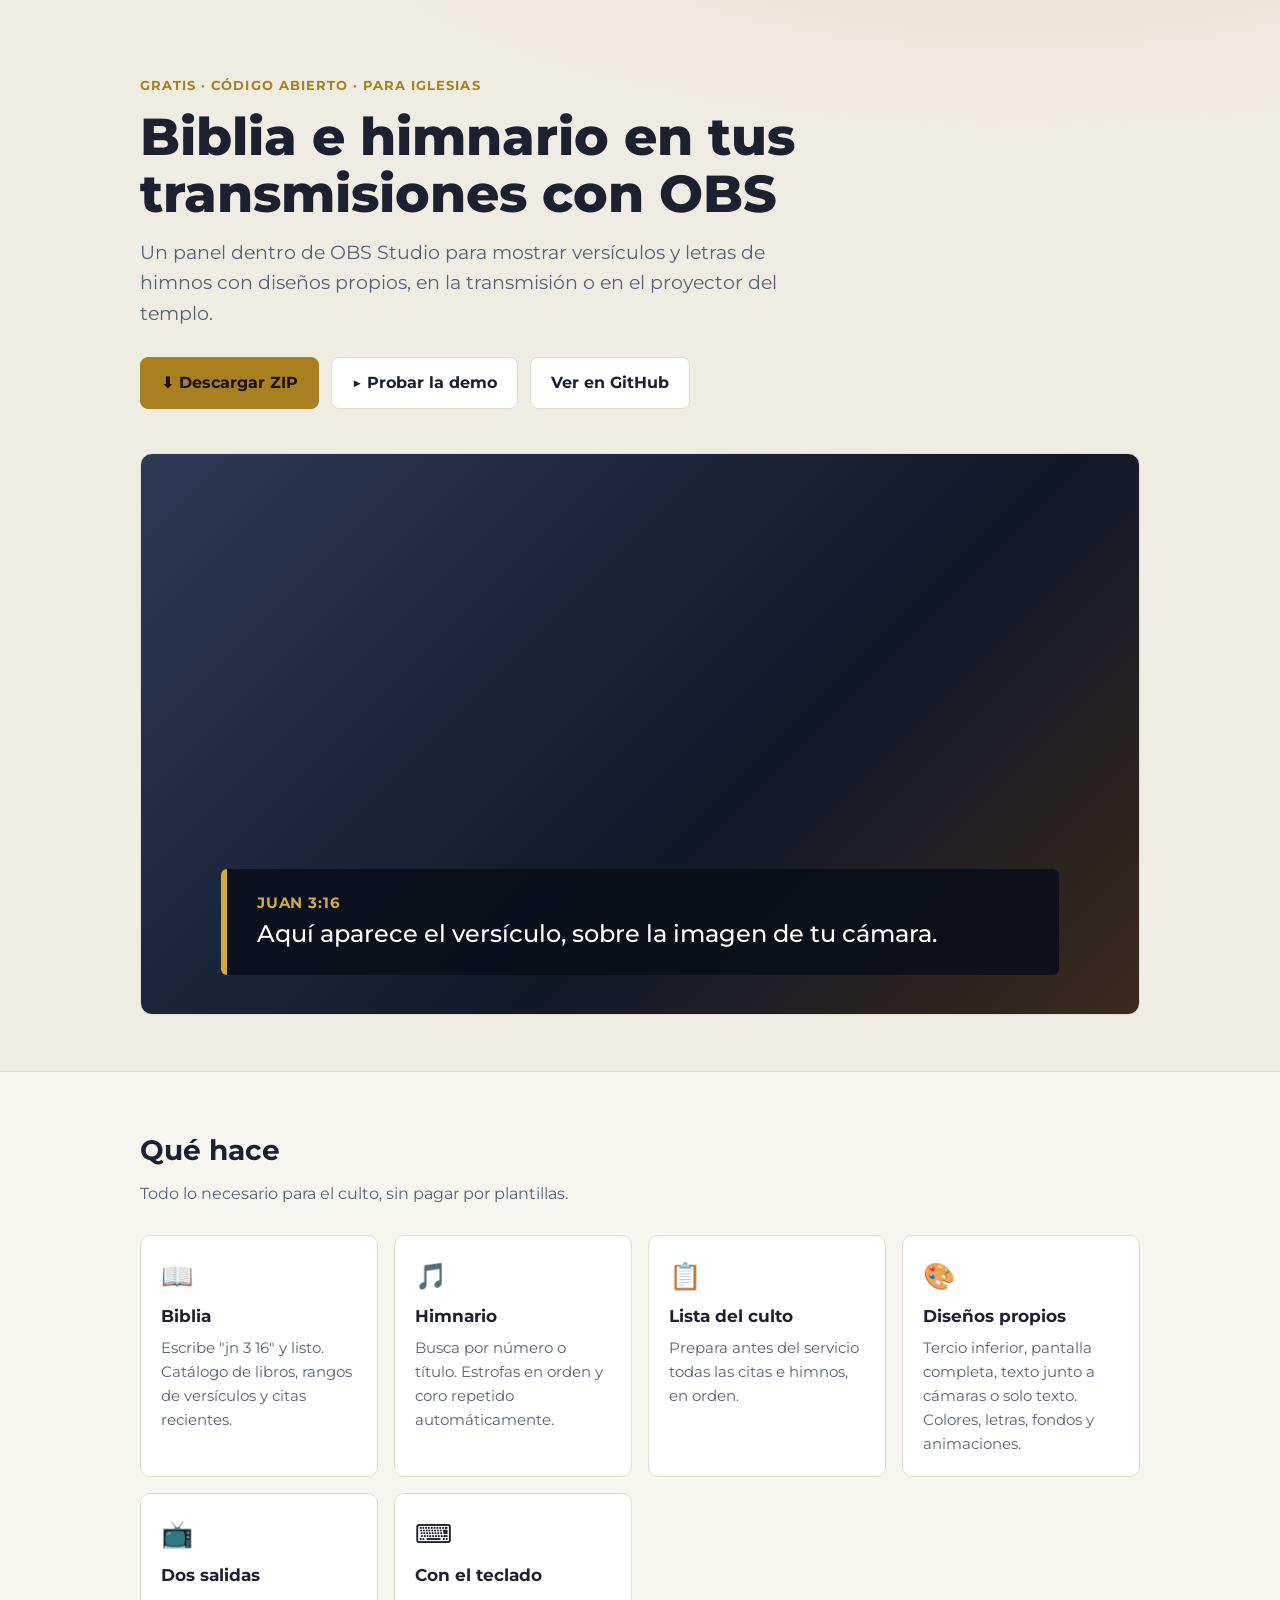
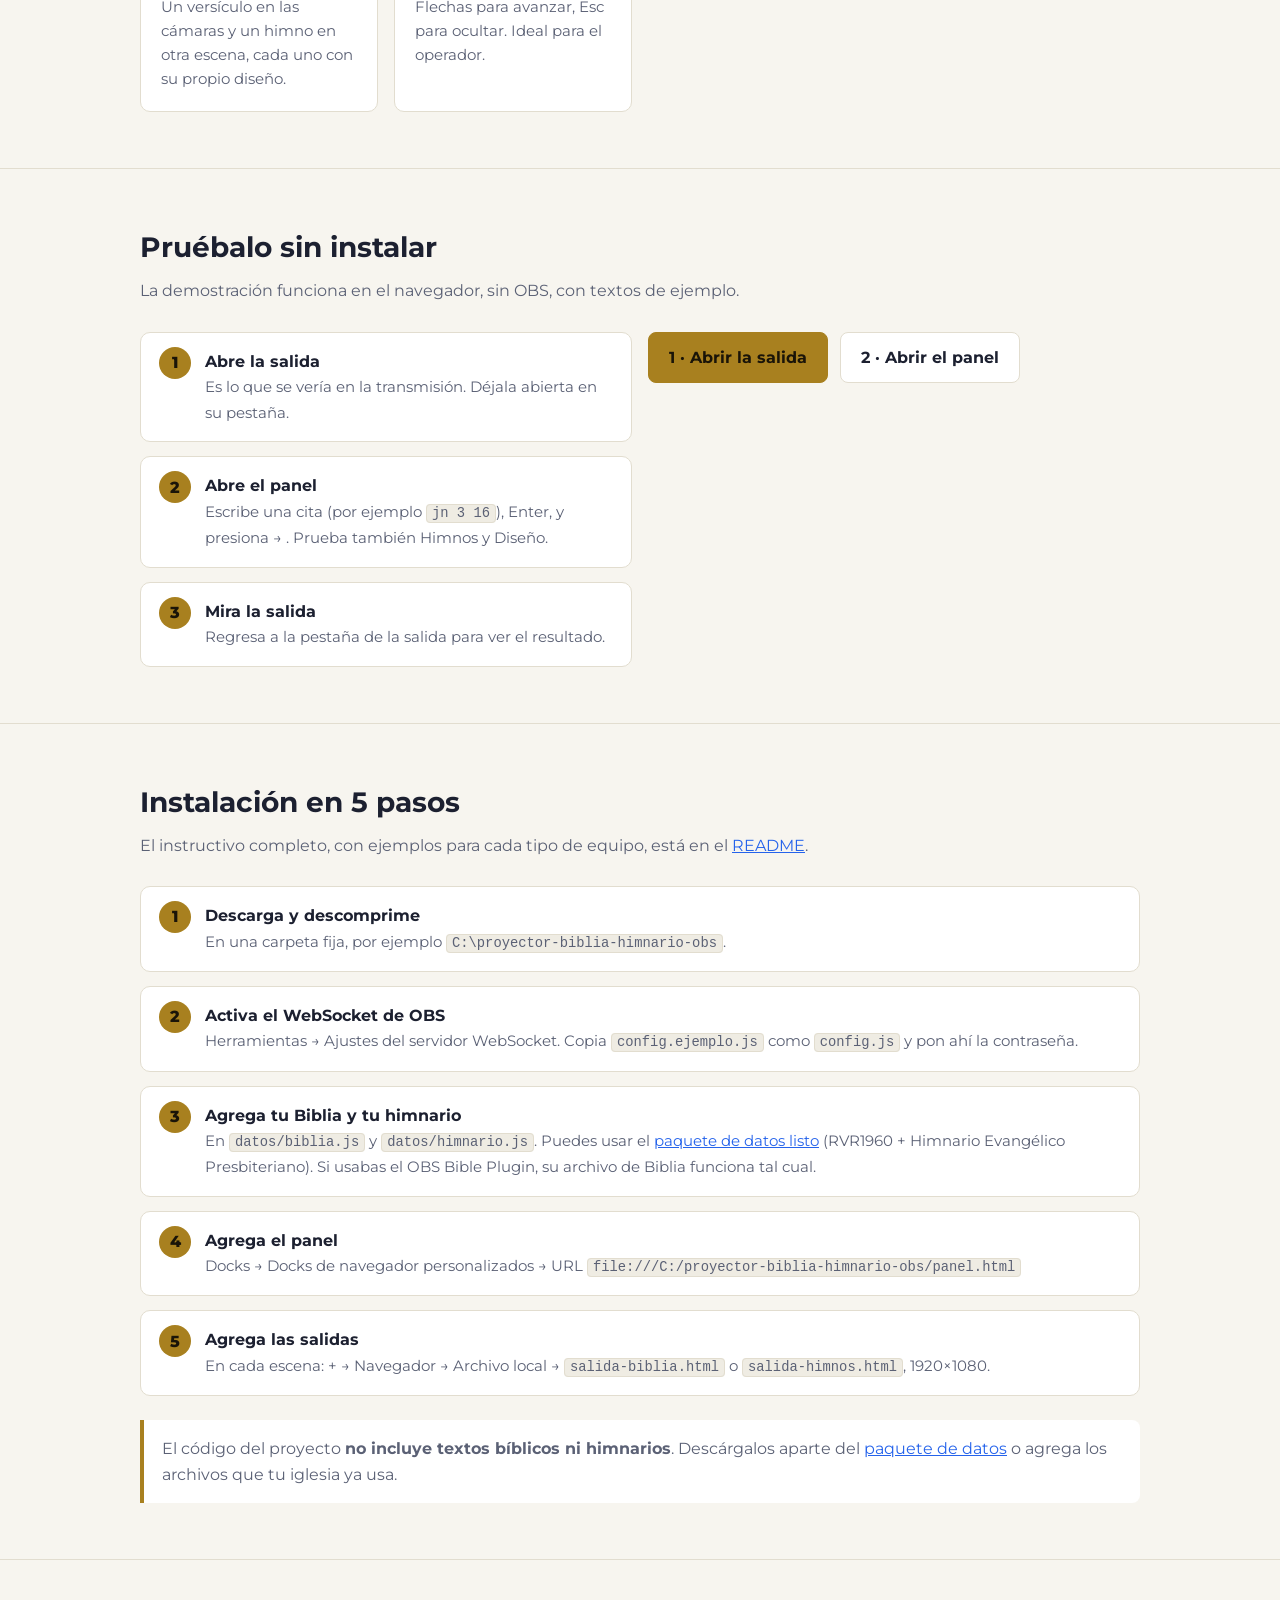
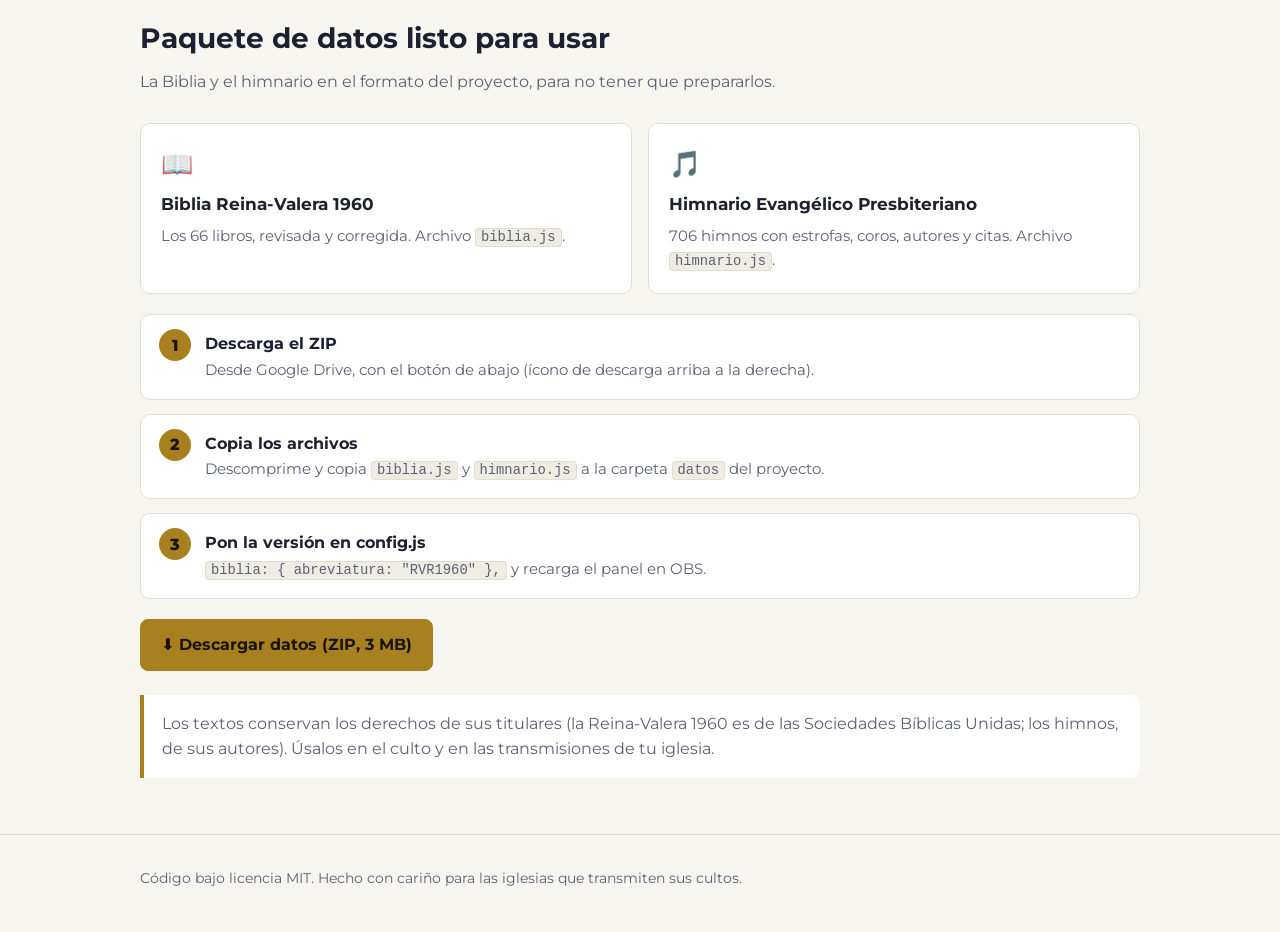
<file: index.html>
<!DOCTYPE html>
<html lang="es">
<head>
<meta charset="UTF-8">
<meta name="viewport" content="width=device-width, initial-scale=1">
<title>Proyector Biblia e Himnario OBS</title>
<meta name="description" content="Panel gratuito para OBS Studio que muestra versículos de la Biblia y letras de himnos en transmisiones y proyectores de iglesias.">
<link rel="preconnect" href="https://fonts.googleapis.com">
<link href="https://fonts.googleapis.com/css2?family=Montserrat:wght@500;700;800&family=Merriweather:ital@0;1&display=swap" rel="stylesheet">
<style>
  :root {
    --fondo: #0f1320;
    --fondo2: #171c2c;
    --tarjeta: #1d2336;
    --borde: #2c3450;
    --texto: #e9ebf3;
    --tenue: #a3a9bf;
    --acento: #d4a843;
    --azul: #3b82f6;
  }
  @media (prefers-color-scheme: light) {
    :root {
      --fondo: #f7f5ef;
      --fondo2: #efece3;
      --tarjeta: #ffffff;
      --borde: #e2ddcf;
      --texto: #1c2030;
      --tenue: #5b6175;
      --acento: #a8801f;
      --azul: #2563eb;
    }
  }
  * { box-sizing: border-box; }
  html { scroll-behavior: smooth; }
  body {
    margin: 0;
    background: var(--fondo);
    color: var(--texto);
    font: 16px/1.6 "Montserrat", "Segoe UI", system-ui, sans-serif;
  }
  a { color: var(--azul); }
  .contenedor { max-width: 1040px; margin: 0 auto; padding: 0 20px; }

  header.portada {
    padding: 72px 0 56px;
    background:
      radial-gradient(1200px 400px at 80% -10%, rgba(212, 168, 67, 0.18), transparent 60%),
      var(--fondo2);
    border-bottom: 1px solid var(--borde);
  }
  .etiqueta { display: inline-block; font-size: 13px; font-weight: 700; letter-spacing: 0.08em; text-transform: uppercase; color: var(--acento); }
  h1 { font-size: clamp(32px, 5vw, 52px); line-height: 1.1; margin: 10px 0 16px; font-weight: 800; }
  .lema { font-size: 19px; color: var(--tenue); max-width: 640px; margin: 0 0 28px; }
  .botones { display: flex; flex-wrap: wrap; gap: 12px; }
  .boton {
    display: inline-flex;
    align-items: center;
    gap: 8px;
    padding: 12px 20px;
    border-radius: 8px;
    font-weight: 700;
    text-decoration: none;
    border: 1px solid var(--borde);
    color: var(--texto);
    background: var(--tarjeta);
  }
  .boton.principal { background: var(--acento); border-color: var(--acento); color: #1a1408; }
  .boton:hover { filter: brightness(1.08); }

  /* Vista previa (maqueta del tercio inferior) */
  .muestra {
    margin-top: 44px;
    aspect-ratio: 16 / 9;
    border-radius: 12px;
    overflow: hidden;
    position: relative;
    border: 1px solid var(--borde);
    background: linear-gradient(135deg, #2b3a55, #11182a 60%, #3a2a1a);
  }
  .muestra .barra {
    position: absolute;
    left: 8%;
    right: 8%;
    bottom: 7%;
    padding: 2.2% 3%;
    background: rgba(10, 14, 24, 0.88);
    border-left: 6px solid #d4a843;
    border-radius: 6px;
    color: #fff;
  }
  .muestra .ref { font-size: clamp(10px, 1.6vw, 15px); font-weight: 700; color: #d4a843; letter-spacing: 0.06em; }
  .muestra .vers { font-size: clamp(13px, 2.3vw, 24px); font-weight: 500; }

  section { padding: 56px 0; border-bottom: 1px solid var(--borde); }
  h2 { font-size: 28px; margin: 0 0 8px; }
  .sub { color: var(--tenue); margin: 0 0 28px; }
  .rejilla { display: grid; grid-template-columns: repeat(auto-fit, minmax(230px, 1fr)); gap: 16px; }
  .tarjeta { background: var(--tarjeta); border: 1px solid var(--borde); border-radius: 10px; padding: 20px; }
  .tarjeta h3 { margin: 0 0 6px; font-size: 17px; }
  .tarjeta p { margin: 0; color: var(--tenue); font-size: 15px; }
  .icono { font-size: 26px; margin-bottom: 6px; }

  ol.pasos { counter-reset: paso; list-style: none; padding: 0; margin: 0; display: grid; gap: 14px; }
  ol.pasos li {
    counter-increment: paso;
    position: relative;
    padding: 16px 18px 16px 64px;
    background: var(--tarjeta);
    border: 1px solid var(--borde);
    border-radius: 10px;
  }
  ol.pasos li::before {
    content: counter(paso);
    position: absolute;
    left: 18px;
    top: 14px;
    width: 32px;
    height: 32px;
    border-radius: 50%;
    background: var(--acento);
    color: #1a1408;
    font-weight: 800;
    display: grid;
    place-items: center;
  }
  ol.pasos b { display: block; }
  ol.pasos span { color: var(--tenue); font-size: 15px; }
  code {
    font-family: Consolas, "Cascadia Mono", monospace;
    font-size: 0.92em;
    background: var(--fondo2);
    border: 1px solid var(--borde);
    border-radius: 4px;
    padding: 1px 5px;
    overflow-wrap: anywhere;
  }
  .nota {
    margin-top: 24px;
    padding: 16px 18px;
    border-left: 4px solid var(--acento);
    background: var(--tarjeta);
    border-radius: 0 8px 8px 0;
    color: var(--tenue);
  }
  .demo { display: grid; grid-template-columns: repeat(auto-fit, minmax(260px, 1fr)); gap: 16px; align-items: start; }
  footer { padding: 32px 0 48px; color: var(--tenue); font-size: 14px; }
</style>
</head>
<body>
  <header class="portada">
    <div class="contenedor">
      <span class="etiqueta">Gratis · Código abierto · Para iglesias</span>
      <h1>Biblia e himnario en tus transmisiones con OBS</h1>
      <p class="lema">Un panel dentro de OBS Studio para mostrar versículos y letras de himnos con diseños propios, en la transmisión o en el proyector del templo.</p>
      <div class="botones">
        <a class="boton principal" id="descargar" href="#">⬇ Descargar ZIP</a>
        <a class="boton" href="#demo">▶ Probar la demo</a>
        <a class="boton" id="repo" href="#">Ver en GitHub</a>
      </div>
      <div class="muestra" aria-label="Ejemplo de versículo en tercio inferior">
        <div class="barra">
          <div class="ref">JUAN 3:16</div>
          <div class="vers">Aquí aparece el versículo, sobre la imagen de tu cámara.</div>
        </div>
      </div>
    </div>
  </header>

  <section>
    <div class="contenedor">
      <h2>Qué hace</h2>
      <p class="sub">Todo lo necesario para el culto, sin pagar por plantillas.</p>
      <div class="rejilla">
        <div class="tarjeta"><div class="icono">📖</div><h3>Biblia</h3><p>Escribe "jn 3 16" y listo. Catálogo de libros, rangos de versículos y citas recientes.</p></div>
        <div class="tarjeta"><div class="icono">🎵</div><h3>Himnario</h3><p>Busca por número o título. Estrofas en orden y coro repetido automáticamente.</p></div>
        <div class="tarjeta"><div class="icono">📋</div><h3>Lista del culto</h3><p>Prepara antes del servicio todas las citas e himnos, en orden.</p></div>
        <div class="tarjeta"><div class="icono">🎨</div><h3>Diseños propios</h3><p>Tercio inferior, pantalla completa, texto junto a cámaras o solo texto. Colores, letras, fondos y animaciones.</p></div>
        <div class="tarjeta"><div class="icono">📺</div><h3>Dos salidas</h3><p>Un versículo en las cámaras y un himno en otra escena, cada uno con su propio diseño.</p></div>
        <div class="tarjeta"><div class="icono">⌨️</div><h3>Con el teclado</h3><p>Flechas para avanzar, Esc para ocultar. Ideal para el operador.</p></div>
      </div>
    </div>
  </section>

  <section id="demo">
    <div class="contenedor">
      <h2>Pruébalo sin instalar</h2>
      <p class="sub">La demostración funciona en el navegador, sin OBS, con textos de ejemplo.</p>
      <div class="demo">
        <ol class="pasos">
          <li><b>Abre la salida</b><span>Es lo que se vería en la transmisión. Déjala abierta en su pestaña.</span></li>
          <li><b>Abre el panel</b><span>Escribe una cita (por ejemplo <code>jn 3 16</code>), Enter, y presiona → . Prueba también Himnos y Diseño.</span></li>
          <li><b>Mira la salida</b><span>Regresa a la pestaña de la salida para ver el resultado.</span></li>
        </ol>
        <div class="botones">
          <a class="boton principal" href="salida.html?demo" target="_blank" rel="noopener">1 · Abrir la salida</a>
          <a class="boton" href="panel.html?demo" target="_blank" rel="noopener">2 · Abrir el panel</a>
        </div>
      </div>
    </div>
  </section>

  <section id="instalar">
    <div class="contenedor">
      <h2>Instalación en 5 pasos</h2>
      <p class="sub">El instructivo completo, con ejemplos para cada tipo de equipo, está en el <a id="readme" href="#">README</a>.</p>
      <ol class="pasos">
        <li><b>Descarga y descomprime</b><span>En una carpeta fija, por ejemplo <code>C:\proyector-biblia-himnario-obs</code>.</span></li>
        <li><b>Activa el WebSocket de OBS</b><span>Herramientas → Ajustes del servidor WebSocket. Copia <code>config.ejemplo.js</code> como <code>config.js</code> y pon ahí la contraseña.</span></li>
        <li><b>Agrega tu Biblia y tu himnario</b><span>En <code>datos/biblia.js</code> y <code>datos/himnario.js</code>. Puedes usar el <a href="#datos">paquete de datos listo</a> (RVR1960 + Himnario Evangélico Presbiteriano). Si usabas el OBS Bible Plugin, su archivo de Biblia funciona tal cual.</span></li>
        <li><b>Agrega el panel</b><span>Docks → Docks de navegador personalizados → URL <code>file:///C:/proyector-biblia-himnario-obs/panel.html</code></span></li>
        <li><b>Agrega las salidas</b><span>En cada escena: + → Navegador → Archivo local → <code>salida-biblia.html</code> o <code>salida-himnos.html</code>, 1920×1080.</span></li>
      </ol>
      <div class="nota">
        El código del proyecto <b>no incluye textos bíblicos ni himnarios</b>.
        Descárgalos aparte del <a href="#datos">paquete de datos</a> o agrega los archivos que tu iglesia ya usa.
      </div>
    </div>
  </section>

  <section id="datos">
    <div class="contenedor">
      <h2>Paquete de datos listo para usar</h2>
      <p class="sub">La Biblia y el himnario en el formato del proyecto, para no tener que prepararlos.</p>
      <div class="rejilla">
        <div class="tarjeta"><div class="icono">📖</div><h3>Biblia Reina-Valera 1960</h3><p>Los 66 libros, revisada y corregida. Archivo <code>biblia.js</code>.</p></div>
        <div class="tarjeta"><div class="icono">🎵</div><h3>Himnario Evangélico Presbiteriano</h3><p>706 himnos con estrofas, coros, autores y citas. Archivo <code>himnario.js</code>.</p></div>
      </div>
      <ol class="pasos" style="margin-top: 20px">
        <li><b>Descarga el ZIP</b><span>Desde Google Drive, con el botón de abajo (ícono de descarga arriba a la derecha).</span></li>
        <li><b>Copia los archivos</b><span>Descomprime y copia <code>biblia.js</code> y <code>himnario.js</code> a la carpeta <code>datos</code> del proyecto.</span></li>
        <li><b>Pon la versión en config.js</b><span><code>biblia: { abreviatura: "RVR1960" },</code> y recarga el panel en OBS.</span></li>
      </ol>
      <div class="botones" style="margin-top: 20px">
        <a class="boton principal" href="https://drive.google.com/file/d/1B8zye0bMZzDGIugql1sGbryPEalL_0mN/view?usp=sharing" target="_blank" rel="noopener">⬇ Descargar datos (ZIP, 3 MB)</a>
      </div>
      <div class="nota">
        Los textos conservan los derechos de sus titulares (la Reina-Valera 1960 es de las Sociedades Bíblicas Unidas;
        los himnos, de sus autores). Úsalos en el culto y en las transmisiones de tu iglesia.
      </div>
    </div>
  </section>

  <footer>
    <div class="contenedor">
      Código bajo licencia MIT. Hecho con cariño para las iglesias que transmiten sus cultos.
    </div>
  </footer>

<script>
  // Enlaces al repositorio calculados desde la dirección de GitHub Pages
  // (https://USUARIO.github.io/REPOSITORIO/).
  (function () {
    const host = location.hostname;
    const partes = location.pathname.split("/").filter(Boolean);
    if (host.endsWith(".github.io")) {
      const usuario = host.replace(".github.io", "");
      const repo = partes[0] || (usuario + ".github.io");
      const base = "https://github.com/" + usuario + "/" + repo;
      document.getElementById("repo").href = base;
      document.getElementById("readme").href = base + "#readme";
      document.getElementById("descargar").href = base + "/archive/refs/heads/main.zip";
    } else {
      document.getElementById("repo").href = "README.md";
      document.getElementById("readme").href = "README.md";
      document.getElementById("descargar").href = "README.md#2-descargar";
    }
  })();
</script>
</body>
</html>
</file>
